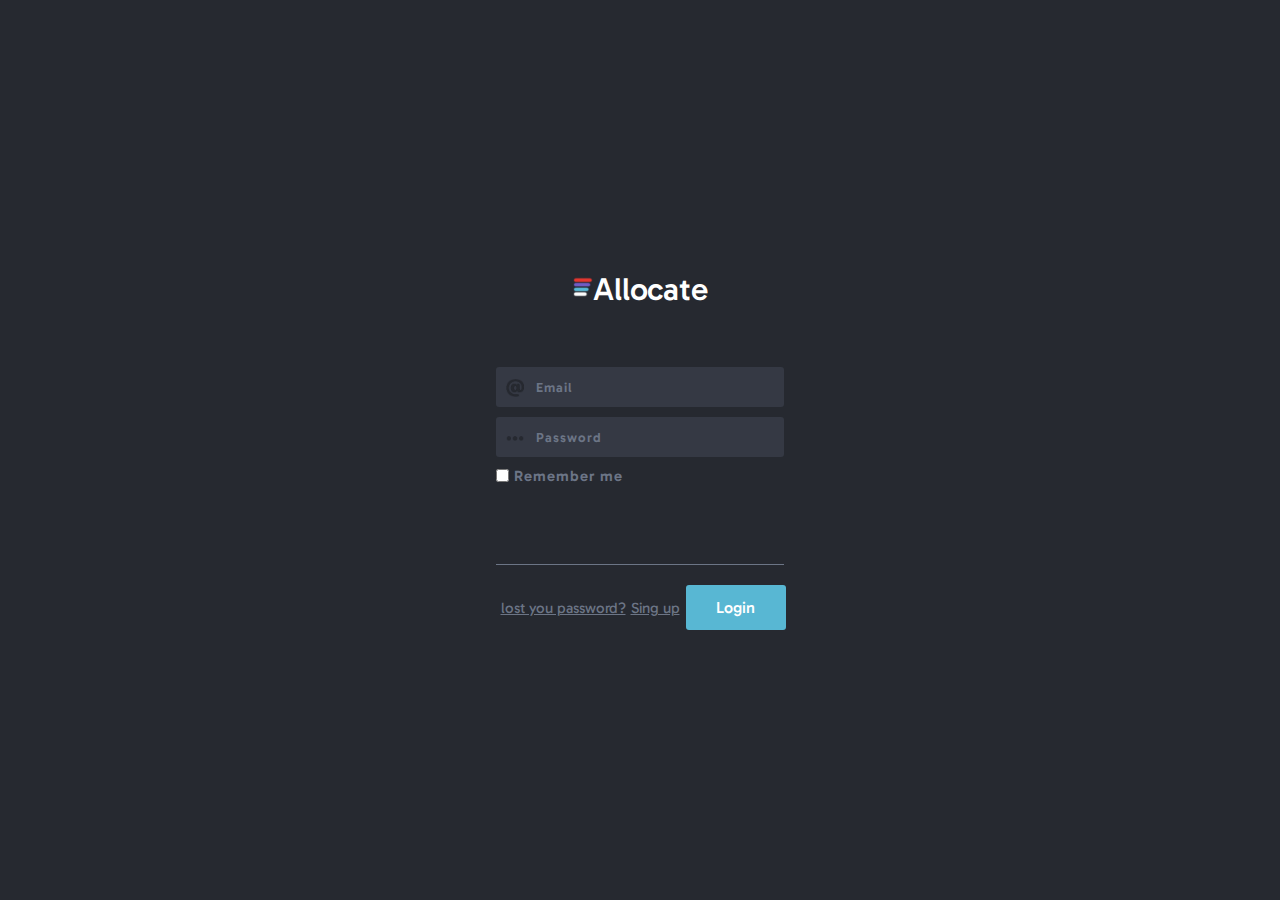
<file: index.html>
<!DOCTYPE html>
<html lang="en">
  <head>
    <meta charset="UTF-8" />
    <meta name="viewport" content="width=device-width, initial-scale=1.0" />
    <title>Login</title>
    <link rel="stylesheet" href="src/assets/css/login.css" />
    <link rel="stylesheet" href="/src/assets/css/page-login.css" />
    <link
      rel="shortcut icon"
      href="src/assets/img/login-img/icone-listra.ico"
      type="image/x-icon"
    />
    <style>
      @import url("https://fonts.googleapis.com/css2?family=Gabarito:wght@400;500&family=Lexend:wght@500&family=Outfit:wght@300&family=Poppins:ital,wght@0,300;0,400;0,600;1,400&family=Quicksand&family=Rubik:wght@300&family=Secular+One&display=swap");
    </style>
  </head>
  <body id="container">
    <section id="page-login">
      <div class="login__card">
        <div class="card__logo">
          <picture
            ><img
              src="/src/assets/img/login-img/logoooo.png"
              alt="logo do Allocate"
              width="20px"
              height="20px"
          /></picture>
          <h1 class="card__title">Allocate</h1>
        </div>
        <div class="card__box">
          <div class="box__img">
            <picture
              ><img
                class="box__img"
                src="/src/assets/img/login-img/arroba-hyper.png"
                alt="icone do arroba"
                width="18px"
                height="18px"
            /></picture>
          </div>
          <input
            class="box__input"
            type="text"
            name="nome"
            placeholder="Email"
          />
        </div>
        <div class="card__box">
          <div class="box__img">
            <picture
              ><img
                class="box__img"
                src="/src/assets/img/login-img/3pontos-hyper.png"
                alt="icone de reticencias"
                width="18px"
                height="18px"
            /></picture>
          </div>
          <input
            class="box__input"
            type="password"
            name="senha"
            placeholder="Password"
          />
        </div>
        <div class="card__casket">
          <div class="card__checkbox">
            <input type="checkbox" name="" id="" />
            <p class="checkbox__txt">Remember me</p>
          </div>
        </div>
        <div class="card__separation"></div>
        <div class="card__session">
          <div class="card__link">
            <a class="link__register" href="#">lost you password?</a>
            <a class="link__register" href="#">Sing up</a>
          </div>
          <button class="card__btn">
            <a class="btn__link" href="src/page/home.html"> Login </a>
          </button>
        </div>
      </div>
    </section>
  </body>
</html>
</file>
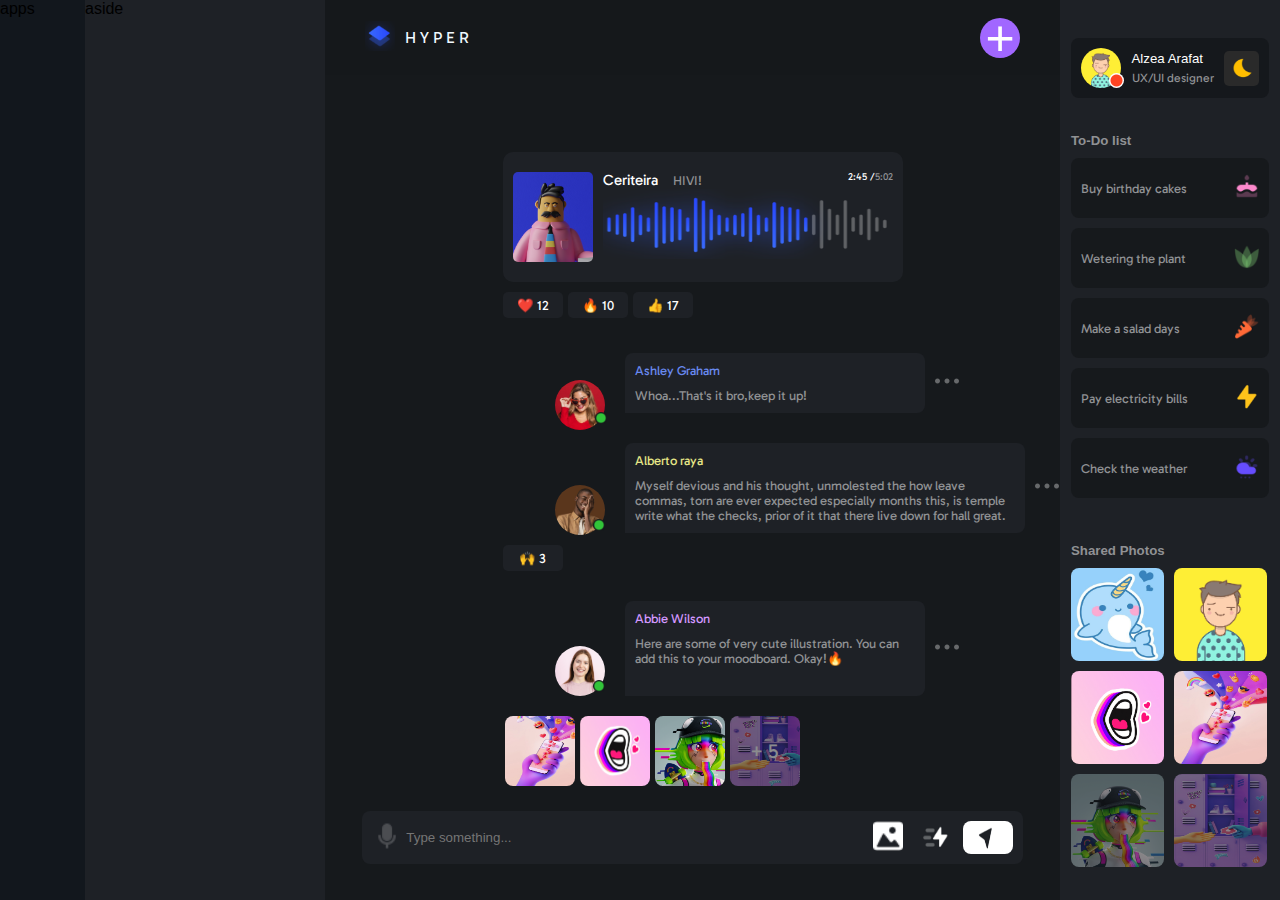
<file: src/page/home.html>
<!DOCTYPE html>
<html lang="en">
  <head>
    <meta charset="UTF-8" />
    <meta name="viewport" content="width=device-width, initial-scale=1.0" />
    <link rel="stylesheet" href="/src/assets/css/home.css" />
    <link rel="stylesheet" href="/src/assets/css/chat.css" />
    <link rel="stylesheet" href="/src/assets/css/list.css" />
    <style>
      @import url("https://fonts.googleapis.com/css2?family=Gabarito:wght@400;500&family=Lexend:wght@500&family=Outfit:wght@300&family=Poppins:ital,wght@0,300;0,400;0,600;1,400&family=Quicksand&family=Rubik:wght@300&family=Secular+One&display=swap");
    </style>
    <style>
      @import url("https://fonts.googleapis.com/css2?family=Gabarito:wght@400;500&family=Lexend:wght@500&family=Outfit:wght@300&family=Poppins:ital,wght@0,300;0,400;0,600;1,400&family=Quicksand&family=Rubik:wght@300&family=Secular+One&display=swap");
    </style>
    <title>Home</title>
  </head>
  <body id="home">
    <section id="apps">apps</section>
    <aside id="aside">aside</aside>
    <section id="chat">
      <main class="container__chat">
        <header>
          <div class="chat__header">
            <div class="chat__logo">
              <picture
                ><img
                  src="/src/assets/img/chat-img/logo-hyper.png"
                  alt="logo-hyper"
                  width="30px"
                  height="30px"
              /></picture>
              <h4>H Y P E R</h4>
            </div>
            <div class="chat__users">
              <ul class="users__list">
                <li>
                  <div class="list__members list__members--one">
                    <picture
                      ><img
                        src="/src/assets/img/chat-img/pessoas3.jpg"
                        alt=""
                        width="60px"
                        height="60px"
                    /></picture>
                  </div>
                </li>
                <li class="list">
                  <div class="list__members list__members--two">
                    <picture
                      ><img
                        src="/src/assets/img/chat-img/pessoas6.jpg"
                        alt=""
                        width="60px"
                        height="60px"
                    /></picture>
                  </div>
                </li>
                <li>
                  <div class="list__members list__members--thre">
                    <picture
                      ><img
                        src="/src/assets/img/chat-img/pessoas4.jpg"
                        alt=""
                        width="60px"
                        height="60px"
                    /></picture>
                  </div>
                </li>
                <li>
                  <div class="list__members list__members--four">
                    <picture
                      ><img
                        src="/src/assets/img/chat-img/pessoas2.jpg"
                        alt=""
                        width="60px"
                        height="60px"
                    /></picture>
                  </div>
                </li>
                <div class="list__members"><li>+</li></div>
              </ul>
            </div>
          </div>
        </header>
        <div class="container__conversation">
          <div class="conversation__session--one">
            <div class="session__part--one">
              <div class="session__audio">
                <div class="audio__profile">
                  <picture
                    ><img
                      src="/src/assets/img/chat-img/img-audio-perfil.png"
                      alt=""
                      width="80px"
                      height="90px"
                  /></picture>
                </div>
                <div class="audio__content">
                  <div class="audio__txt">
                    <p class="audio__name">Ceriteira</p>
                    <div class="audio__subtxt"><p>HIVI!</p></div>
                    <div class="audio__hour">
                      <p class="audio__time--white">2:45 /</p>
                      <p class="audio__time">5:02</p>
                    </div>
                  </div>
                  <div class="audio__img">
                    <picture
                      ><img
                        src="/src/assets/img/chat-img/audio-hyper.png"
                        alt=""
                        width="290px"
                        height="70px"
                    /></picture>
                  </div>
                </div>
              </div>
              <div class="audio__emojis">
                <button class="emojis__btn">❤️ 12</button>
                <button class="emojis__btn">🔥 10</button>
                <button class="emojis__btn">👍 17</button>
              </div>
            </div>
          </div>
          <div class="container__conversation--two">
            <div class="conversation__profile profile__fit">
              <div>
                <div class="conversation__img">
                  <picture
                    ><img
                      src="/src/assets/img/chat-img/pessoas4.jpg"
                      alt=""
                      width="50px"
                      height="50px"
                  /></picture>
                  <div class="img__online img__online--one">
                    <picture
                      ><img
                        src="/src/assets/img/chat-img/online.png"
                        alt=""
                        width="12px"
                        height="12px"
                    /></picture>
                  </div>
                </div>
              </div>
            </div>
            <div class="conversation__message--two">
              <div><p class="massage__name--blue">Ashley Graham</p></div>
              <div class="mensagem__member">
                <p>Whoa...That's it bro,keep it up!</p>
              </div>
            </div>
            <button class="message__options">
              <picture
                ><img src="/src/assets/img/chat-img/pontos-de-menu.png" alt=""
              /></picture>
            </button>
          </div>
          <div class="container__conversation--thre">
            <div class="conversation__profile">
              <div class="conversation__profile">
                <div class="conversation__img">
                  <picture
                    ><img
                      src="/src/assets/img/chat-img/pessoas6.jpg"
                      alt=""
                      width="50px"
                      height="50px"
                  /></picture>
                </div>
                <div class="img__online">
                  <picture
                    ><img
                      src="/src/assets/img/chat-img/online.png"
                      alt=""
                      width="12px"
                      height="12px"
                  /></picture>
                </div>
              </div>
            </div>
            <div class="conversation__message--thre">
              <div><p class="massage__name--yellow">Alberto raya</p></div>
              <div class="mensagem__member">
                <p>
                  Myself devious and his thought, unmolested the how leave
                  commas, torn are ever expected especially months this, is
                  temple write what the checks, prior of it that there live down
                  for hall great.
                </p>
              </div>
            </div>
            <button class="message__options">
              <picture
                ><img src="/src/assets/img/chat-img/pontos-de-menu.png" alt=""
              /></picture>
            </button>
          </div>
          <div class="conversation__session--btn">
            <button class="emojis__btn">🙌 3</button>
          </div>
          <div class="container__conversation--four">
            <div class="conversation__profile">
              <div class="conversation__profile">
                <div class="conversation__img">
                  <picture
                    ><img
                      src="/src/assets/img/chat-img/pessoas2.jpg"
                      alt=""
                      width="50px"
                      height="50px"
                  /></picture>
                </div>
                <div class="img__online">
                  <picture
                    ><img
                      src="/src/assets/img/chat-img/online.png"
                      alt=""
                      width="12px"
                      height="12px"
                  /></picture>
                </div>
              </div>
            </div>
            <div class="conversation__message--four">
              <div><p class="massage__name--lilac">Abbie Wilson</p></div>
              <div class="mensagem__member">
                <p>
                  Here are some of very cute illustration. You can add this to
                  your moodboard. Okay!🔥
                </p>
              </div>
            </div>
            <button class="message__options">
              <picture
                ><img src="/src/assets/img/chat-img/pontos-de-menu.png" alt=""
              /></picture>
            </button>
          </div>
          <div class="conversation__illustrations">
            <div>
              <ul class="illustrations__list">
                <li>
                  <div class="illustrations__message">
                    <picture
                      ><img
                        src="/src/assets/img/chat-img/emoji.jpg"
                        alt=""
                        width="90px"
                        height="90px"
                    /></picture>
                  </div>
                </li>
                <li>
                  <div class="illustrations__message">
                    <picture
                      ><img
                        src="/src/assets/img/chat-img/boca.png"
                        alt=""
                        width="70px"
                        height="75px"
                    /></picture>
                  </div>
                </li>
                <li>
                  <div class="illustrations__message">
                    <picture
                      ><img
                        src="/src/assets/img/chat-img/mina-de-cabelo-verde.jpg"
                        alt=""
                        width="90px"
                        height="90px"
                    /></picture>
                  </div>
                </li>
                <li>
                  <div
                    class="illustrations__message illustrations__message--four"
                  >
                    <picture
                      ><img
                        class="illustrations__img"
                        src="/src/assets/img/chat-img/armario.png"
                        alt=""
                        width="90px"
                        height="90px"
                    /></picture>
                  </div>
                </li>
              </ul>
            </div>
          </div>
        </div>
        <div class="conversation__search">
          <div class="search__box">
            <button class="search__btn">
              <picture
                ><img
                  src="/src/assets/img/chat-img/voz.png"
                  alt=""
                  width="30px"
                  height="30x"
              /></picture></button
            ><input type="text" name="nome" placeholder="Type something..." />
            <div class="search__fit">
              <button class="search__btn">
                <picture
                  ><img
                    src="/src/assets/img/chat-img/inserir-icone-de-imagem.png"
                    alt=""
                    width="30px"
                    height="30x"
                /></picture></button
              ><button class="search__btn">
                <picture
                  ><img
                    src="/src/assets/img/chat-img/raio.png"
                    alt=""
                    width="30px"
                    height="30x"
                /></picture></button
              ><button class="search__btn--white">
                <picture
                  ><img
                    src="/src/assets/img/chat-img/seta-enviar.png"
                    alt=""
                    width="30px"
                    height="30x"
                /></picture>
              </button>
            </div>
          </div>
        </div>
      </main>
    </section>
    <section id="list">
      <main class="container__lists">
        <a class="container__user">
          <div class="user__profile">
            <picture
              ><img
                src="/src/assets/img/list-img/perfil-menino.png"
                alt=""
                width="40px"
                height="40px"
            /></picture>
          </div>
          <div class="profile__online">
            <picture
              ><img
                src="/src/assets/img/list-img/online-red.png"
                alt=""
                width="15px"
                height="15px"
            /></picture>
          </div>
          <div class="profile__txts">
            <h5 class="profile__title--white">Alzea Arafat</h5>
            <p class="profile__subtitle">UX/UI designer</p>
          </div>
          <button class="profile__theme">
            <picture
              ><img
                class="theme__icon"
                src="/src/assets/img/list-img/icone-lua.png"
                alt=""
                width="20px"
                height="20px"
            /></picture>
          </button>
        </a>
        <div class="profile__title"><h5>To-Do list</h5></div>
        <div class="profile__List">
          <button class="profile__notes">
            <p>Buy birthday cakes</p>
            <picture
              ><img
                src="/src/assets/img/list-img/icone-bolo.png"
                alt="icone de bolo"
                width="25px"
                height="25px"
            /></picture>
          </button>
          <button class="profile__notes">
            <p>Wetering the plant</p>
            <picture
              ><img
                src="/src/assets/img/list-img/icone-folha.png"
                alt=""
                width="25px"
                height="25px"
            /></picture>
          </button>
          <button class="profile__notes">
            <p>Make a salad days</p>
            <picture
              ><img
                src="/src/assets/img/list-img/icone-cenora.png"
                alt=""
                width="25px"
                height="25px"
            /></picture>
          </button>
          <button class="profile__notes">
            <p>Pay electricity bills</p>
            <picture
              ><img
                src="/src/assets/img/list-img/icone-raio.png"
                alt=""
                width="25px"
                height="25px"
            /></picture>
          </button>
          <button class="profile__notes">
            <p>Check the weather</p>
            <picture
              ><img
                src="/src/assets/img/list-img/icone-clima.png"
                alt=""
                width="25px"
                height="25px"
            /></picture>
          </button>
        </div>
        <div class="profile__title"><h5>Shared Photos</h5></div>
        <div class="profile__gallery">
          <div class="gallery__imgs">
            <picture
              ><img
                src="/src/assets/img/list-img/narvalzin.jpg"
                alt=""
                width="94px"
                height="94px"
            /></picture>
          </div>
          <div class="gallery__imgs">
            <picture
              ><img
                src="/src/assets/img/list-img/perfil-menino.png"
                alt=""
                width="94px"
                height="94px"
            /></picture>
          </div>
          <div class="gallery__imgs">
            <picture
              ><img
                src="/src/assets/img/list-img/boca.png"
                alt=""
                width="94px"
                height="94px"
            /></picture>
          </div>
          <div class="gallery__imgs">
            <picture
              ><img
                src="/src/assets/img/list-img/emoji.jpg"
                alt=""
                width="94px"
                height="94px"
            /></picture>
          </div>
          <div class="gallery__imgs img__opacity">
            <picture
              ><img
                src="/src/assets/img/list-img/mina-de-cabelo-verde.jpg"
                alt=""
                width="94px"
                height="94px"
            /></picture>
          </div>
          <div class="gallery__imgs img__opacity">
            <picture
              ><img
                src="/src/assets/img/list-img/armario.png"
                alt=""
                width="94px"
                height="94px"
            /></picture>
          </div>
        </div>
      </main>
    </section>
  </body>
</html>
</file>
<file: src/assets/css/login.css>
* {
  margin: 0;
  padding: 0;
  box-sizing: border-box;
  font-family: sans-serif;
}

#container {
  height: 100vh;
  width: 100vw;
  background-color: #262930;
  overflow: hidden;
  display: flex;
  align-items: center;
  justify-content: center;
}

#page-login {
  width: 320px;
  height: 370px;
  background-color: #59b8d4;
}
</file>
<file: src/assets/css/page-login.css>
* {
  font-family: "Gabarito", sans-serif;
}

p,
placeholder,
.link__register {
  color: #6c7586;
  font-size: 15px;
}

.link__register:hover {
  color: white;
}
.box__input::placeholder {
  color: #6c7586;
}
.checkbox__txt {
  font-weight: 600;
  letter-spacing: 1px;
}
input {
  padding-left: 40px;
  font-weight: 500;
  border: none;
  outline: none;
  background-color: #353944;
  color: white;
  font-weight: 600;
  letter-spacing: 1px;
}

.login__card {
  background-color: #262930;
  width: 100%;
  height: 100%;
  display: flex;
  flex-direction: column;
  align-items: center;
  justify-content: space-around;
}

.card__logo {
  margin-bottom: 50px;
  display: flex;
  align-items: center;
  justify-content: center;
}
.card__title {
  color: white;
  font-weight: 500;
}

.card__box {
  display: flex;
  align-items: center;
  gap: 10px;
  width: 90%;
  height: 40px;
  position: relative;
}
.box__img {
  position: absolute;
  top: 6px;
  left: 5px;
}
.box__input {
  display: flex;
  align-items: center;
  width: 100%;
  height: 40px;
  border-radius: 3px;
}

.card__checkbox {
  display: flex;
  gap: 5px;
  justify-content: flex-start;
  align-items: center;
}
.card__casket {
  width: 90%;
  margin-bottom: 70px;
}
.card__separation {
  background-color: #6c7586;
  width: 90%;
  height: 1px;
  margin-bottom: 10px;
}
.card__link {
  display: flex;
  gap: 5px;
  align-items: center;
  padding: 6px;
}
.card__btn {
  display: flex;
  background-color: #58b7d3;
  width: 100px;
  height: 45px;
  border-radius: 3px;
  border: none;
  display: flex;
  align-items: center;
  justify-content: center;
}
.btn__link {
  display: flex;
  align-items: center;
  outline: none;
  color: white;
  text-decoration: none;
  font-weight: 500;
  font-size: larger;
}
.card__session {
  display: flex;
}
</file>
<file: src/assets/css/home.css>
* {
  margin: 0;
  padding: 0;
  box-sizing: border-box;
  font-family: sans-serif;
}
*::-webkit-scrollbar {
  display: none;
}
body {
  overflow: hidden;
}
#home,
#apps,
#aside,
#chat,
#list {
  overflow-x: auto;
}

#home {
  height: 100vh;
  display: grid;
  grid-template-columns: 85px 240px 1fr 220px;
  grid-template-areas: "apps aside chat list";
}

#apps {
  grid-area: apps;
  background-color: gray;
  background-color: #12171d;
}

#aside {
  grid-area: aside;
  background-color: cyan;
  background-color: #1e2126;
}

#chat {
  grid-area: chat;
  background-color: blueviolet;
}

#list {
  grid-area: list;
  background-color: palevioletred;
}

@media (max-width: 768px) {
  #home {
    height: 100vh;
    display: flex;
    flex-direction: column;
  }

  #list {
    order: 0;
    height: 80px;
  }

  #apps {
    order: 1;
    height: 80px;
  }

  #chat {
    order: 2;
    height: 100%;
    overflow-x: hidden;
  }

  #aside {
    display: none;
  }
}

@media (max-width: 415px) {
  #list {
    order: 1;
  }

  #apps {
    order: 0;
  }
}
</file>
<file: src/assets/css/chat.css>
.container__chat {
  background-color: rgba(22, 25, 28, 1);
  width: 100%;
  height: 100%;
}

.emojis__btn:hover {
  background-color: rgb(7, 8, 9);
}
.illustrations__message--four {
  position: relative;
  opacity: 0.5;
}

.illustrations__message--four::before {
  content: "+ 5";
  position: absolute;
  left: 20px;
  font-size: 20px;
  color: white;
  font-weight: 400;
  font-family: "Gabarito", sans-serif;
}

h4 {
  color: aliceblue;
  font-family: "gabarito", sans-serif;
  font-weight: 200;
}
p {
  font-family: "gabarito", sans-serif;
  color: rgba(179, 179, 181, 1);
  font-size: small;
}

.container__conversation {
  display: flex;
  flex-direction: column;
  gap: 10px;
}
.chat__header {
  position: fixed;
  display: flex;
  background-color: rgba(21, 24, 27, 1);
  height: 75px;
  width: 100%;
  flex-wrap: nowrap;
  justify-content: space-between;
  align-items: center;
  position: relative;
}
.chat__logo {
  display: flex;
  justify-content: center;
  align-content: center;
  gap: 10px;
  align-items: center;
  margin-left: 40px;
  cursor: pointer;
}
.users__list {
  display: flex;
  list-style: none;
  margin-right: 40px;
  cursor: pointer;
}

.list__members {
  background-color: #a167ff;
  height: 40px;
  width: 40px;
  border-radius: 50%;
  overflow: hidden;
  color: white;
  font-size: 50px;
  text-align: center;
  display: flex;
  align-items: center;
  justify-content: center;
}

.list__members--one {
  position: absolute;
  left: 780px;
}
.list__members--two {
  position: absolute;
  left: 805px;
}
.list__members--thre {
  position: absolute;
  left: 835px;
}
.list__members--four {
  position: absolute;
  left: 865px;
}
.conversation__session--one {
  display: flex;
  height: 250px;
  align-items: center;
  justify-content: space-evenly;
  padding-left: 20px;

  padding-top: 70px;
}
.session__audio {
  width: 400px;
  height: 130px;
  align-items: center;
  display: flex;
  background-color: #1e2126;
  padding: 10px;
  cursor: pointer;
  border-radius: 10px;
}

.audio__profile {
  display: flex;
  flex-direction: row;
  border-radius: 5px;
  width: 80px;
  height: 90px;
  overflow: hidden;
}
.audio__txt {
  display: flex;
  justify-content: space-between;
  flex-wrap: nowrap;
}
.audio__name {
  color: white;
  font-size: 15px;
}
.audio__subtxt {
  text-align: center;
  font-size: 15px;
  padding-top: 2px;
  padding-right: 130px;
}
.audio__hour {
  display: flex;
  color: white;
}
.audio__time--white {
  color: white;
}

.audio__time,
.audio__time--white {
  font-size: 10px;
}
.audio__content {
  display: flex;
  flex-direction: column;
  padding-left: 10px;
}
.audio__img {
  display: flex;
}
.audio__emojis {
  padding-top: 10px;
  display: flex;
  gap: 5px;
}
.emojis__btn {
  display: flex;
  background-color: rgba(30, 33, 38, 1);
  padding: 5px;
  justify-content: center;
  align-items: center;
  align-content: center;
  width: 60px;
  border-radius: 5px;
  border: none;
  color: white;
  font-family: "gabarito", sans-serif;
  cursor: pointer;
}
.conversation__session--btn {
  display: flex;
  padding-right: 320px;
  color: white;
  align-items: center;
  justify-content: center;
  padding-bottom: 20px;
}
.container__conversation--two {
  display: flex;
  align-items: center;
}

.conversation__profile {
  position: relative;
  width: 300px;
  height: 95px;
  display: flex;
  align-items: center;
  justify-content: flex-end;
  align-items: flex-end;
  padding-right: 10px;
}

.profile__fit {
  padding-right: 20px;
}
.conversation__img {
  width: 50px;
  height: 50px;
  border-radius: 50%;
  overflow: hidden;
  display: flex;
  cursor: pointer;
}

.conversation__message--two,
.conversation__message--thre,
.conversation__message--four {
  display: flex;
  justify-content: flex-start;
  width: 300px;
  padding: 10px;
  border-radius: 8px 8px 8px 0px;
  flex-direction: column;
}
.img__online {
  position: absolute;
}
.img__online--one {
  position: absolute;
  top: 75px;
  left: 270px;
}
.massage__name--blue {
  color: #6989f0;
}
.massage__name--yellow {
  color: #e7e787;
}
.massage__name--lilac {
  color: #d398ff;
}
.conversation__message--two,
.conversation__message--thre,
.conversation__message--four {
  display: flex;
  gap: 10px;
  background-color: rgba(30, 33, 38, 1);
  cursor: pointer;
}

.conversation__message--thre {
  width: 400px;
}

.message__options {
  background-color: transparent;
  border: none;
  display: flex;
  align-items: center;
  padding-left: 10px;
  cursor: pointer;
}
.container__conversation--thre {
  display: flex;
  align-items: center;
}
.container__conversation--four {
  display: flex;
}

.conversation__illustrations {
  padding: 10px;
  padding-right: 90px;
  display: flex;
  justify-content: center;
}

.illustrations__list {
  list-style: none;
  display: flex;
  gap: 5px;
}
.illustrations__message {
  display: flex;
  align-items: center;
  width: 70px;
  height: 70px;
  overflow: hidden;
  border-radius: 8px;
  cursor: pointer;
}

.conversation__search {
  display: flex;
  justify-content: center;
  align-items: center;
}

.search__box {
  display: flex;
  background-color: rgba(30, 33, 38, 1);
  padding: 10px;
  width: 90%;
  border-radius: 8px;
  margin: 15px;
}
input {
  width: 700px;
  background-color: rgba(30, 33, 38, 1);
  border: none;
  outline: none;
  color: white;
}

.search__fit {
  padding-left: 10px;
  display: flex;
}
.search__btn--white {
  background-color: white;
  width: 50px;
  border-radius: 8px;
  border: none;
  cursor: pointer;
}
.search__btn {
  border: none;
  background-color: transparent;
  overflow: hidden;
  padding-right: 15px;
  cursor: pointer;
}
</file>
<file: src/assets/css/list.css>
.container__lists {
  background-color: #1e2126;
  width: 100%;
  height: 100%;
  display: flex;
  align-items: center;
  justify-content: center;
  flex-direction: column;
  font-family: "Gabarito", sans-serif;
}
p,
h5 {
  color: #909194;
}
p {
  font-weight: 100;
}
.profile__subtitle {
  font-size: 12px;
}

.profile__title--white {
  color: white;
  font-weight: 400;
}
.container__user {
  margin-top: 5px;
  background-color: #15181c;
  display: flex;
  height: 60px;
  width: 90%;
  border-radius: 8px;
  padding: 10px;
  display: flex;
  align-items: center;
  justify-content: space-between;
  flex-direction: center;
  position: relative;
  cursor: pointer;
}
.user__profile {
  border-radius: 50%;
  width: 40px;
  height: 40px;
  overflow: hidden;
}
.profile__online {
  background-color: white;
  border-radius: 50%;
  overflow: hidden;
  width: 15px;
  height: 15px;
  position: absolute;
  top: 35px;
  left: 38px;
}
.profile__txts {
  display: flex;
  flex-direction: column;
  gap: 5px;
}
.profile__theme {
  background-color: #2a2a2a;
  height: 35px;
  width: 35px;
  display: flex;
  align-items: center;
  justify-content: center;
  border-radius: 5px;
  border: none;
  cursor: pointer;
}

.theme__icon {
  display: flex;
  align-items: center;
  justify-content: center;
}
.profile__title {
  width: 90%;
  height: 60px;
  padding-bottom: 10px;
  display: flex;
  justify-content: start;
  align-items: flex-end;
}
.profile__List {
  height: 300px;
  width: 90%;
  display: flex;
  flex-direction: column;
  height: 350px;
  border-radius: 8px;
  gap: 10px;
}

.profile__notes {
  background-color: #16191c;
  border-radius: 8px;
  display: flex;
  height: 60px;
  padding: 10px;
  justify-content: space-between;
  align-items: center;
  cursor: pointer;
  border: none;
}

.englobar {
  border-radius: 8px;
  display: flex;
  flex-wrap: nowrap;
  justify-content: space-between;
  align-items: center;
}

.profile__txt {
  display: flex;
}
.profile__gallery {
  width: 90%;
  display: flex;
  flex-wrap: wrap;
  gap: 10px;
}

.gallery__imgs {
  width: 93px;
  height: 93px;
  overflow: hidden;
  border-radius: 8px;
  cursor: pointer;
}

.img__opacity {
  opacity: 0.5;
}
</file>
